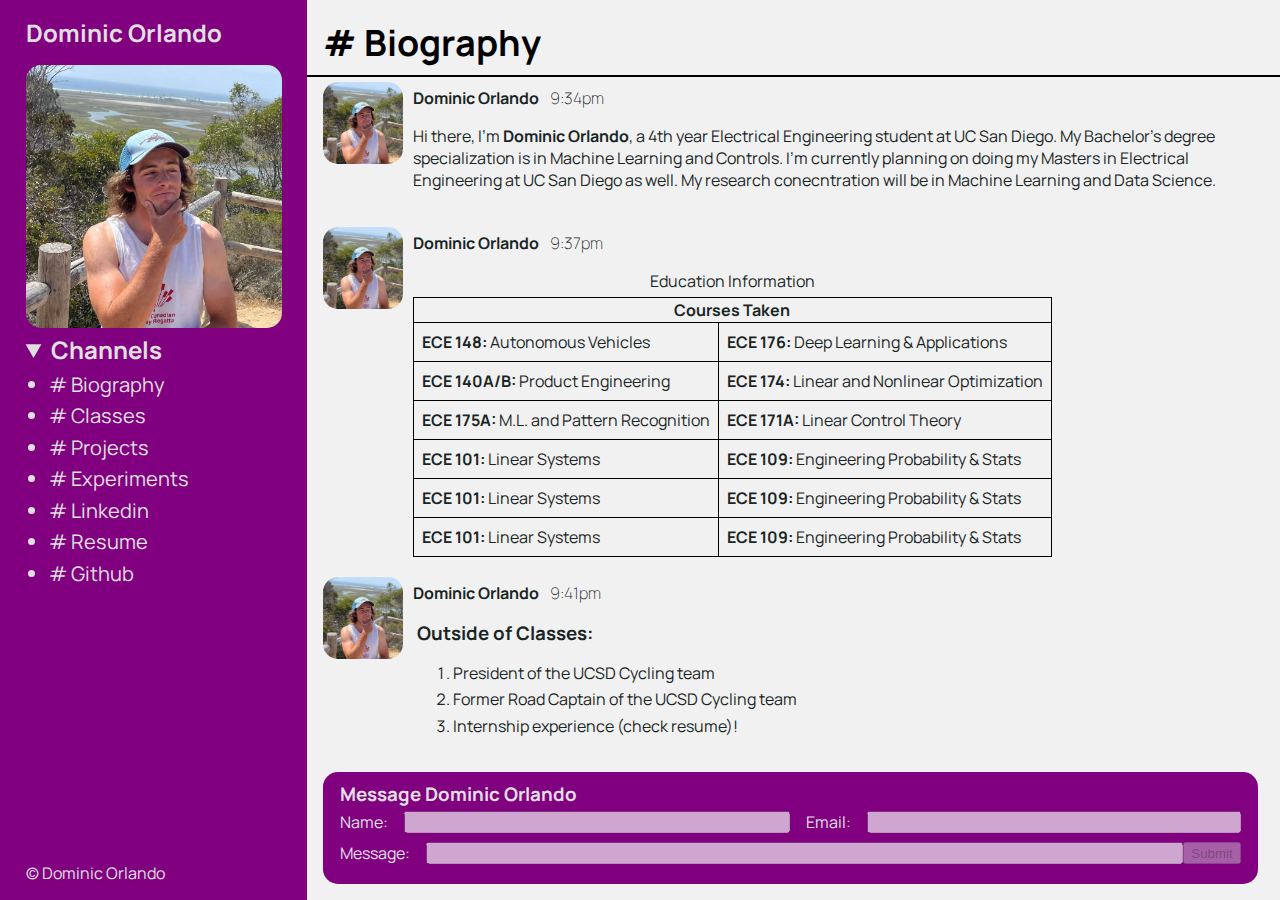
<file: index.html>
<!DOCTYPE html>
<html lang="en-US">
    <head>
        <title>Dominic Orlando</title>
        <meta charset="utf-8">
        <meta name="viewport" content="width=device-width, initial-scale=1">
        
        <!-- Google SEO Meta Tags -->
        <meta name="description" content="Author: Dominic Orlando, Illustrator: Dominic Orlando, Category: Website">
        <meta name="google-site-verification" content="+nxGUDJ4QpAZ5l9Bsjdi102tLVC21AIh5d1Nl23908vVuFHs34=">

        <!-- Use https:// except for images and css since I don't know how to do it for images or how to add
        a hash for css defined in style tag and not in external stylesheet-->
        <meta http-equiv="content-security-policy" 
            content="default-src https:; 
                     img-src http:; 
                     style-src 'self' 'unsafe-inline'; 
                     font-src http:;
                     script-src 'self' 'unsafe-inline';
                     connect-src 'self';
                     media-src http:;">

        <!-- Facebook SEO Meta Tags Sample -->
        <meta property="og:url" content="index.html">
        <meta property="og:type" content="article">
        <meta property="og:title" content="Dominic Orlando">
        <meta property="og:description" content="Portfolio Website">
        
        <meta name="robots" content="noindex nofollow">
        <link rel="icon" type="image/x-icon" href="assests/favicon.ico">
        <link rel="stylesheet" href="css/index.css" media="screen">
        <link rel="stylesheet" href="css/print.css" media="print">
        
        <style>
            @font-face {
                font-family: manrope;
                src: url(assests/fonts/Manrope-VariableFont_wght.ttf);
            }

            body {
                font-family: manrope, sans-serif;
            }
        </style>
    </head>
    <body>
        <div>
            <header>
                <section id="introduction">
                    <h1>Dominic Orlando</h1>
                    <picture title="Dominic Orlando">
                        <source srcset="assests/IMG_3740_cropped.webp 250w" type="image/webp" sizes="(max-width: 600px) 200px, 300px">
                        <img alt="Picture of Dominic Orlando" src="assests/IMG_3740_cropped.jpg" height="250" id="bio-picture">
                    </picture>
                </section>
                <section id="navigation">
                    <details open>
                        <summary><h2>Channels</h2></summary>
                        <nav>
                            <ul>
                                <li><a href="index.html"># Biography</a></li>
                                <li><a href="#classes"># Classes</a></li>
                                <li><a href="projects.html"># Projects</a></li>
                                <li><a href="experiments.html"># Experiments</a></li>
                                <li><a href="https://www.linkedin.com/in/dominic-orlando-/" target="_blank"># Linkedin</a></li>
                                <li><a href="/assests/Resume.pdf" target="_blank"># Resume</a></li>
                                <li><a href="https://github.com/dom500d" target="_blank"># Github</a></li>
                            </ul>
                        </nav>
                    </details>
                </section>
            </header>
            <footer>
                <p id="copyright">&copy; <a href="mailto:dorlando@ucsd.edu">Dominic Orlando</a></p>
            </footer>
        </div>
        <main>
            <section id="bio-section" aria-labelledby="page-header">
                <!-- Using an article below looks like i can't use the h2 to label the section. This is why I decided to use a div here.
                I could use a section but I feel like again I then can't use the heading to label the over-arching section here. -->
                <div id="nav-holder">
                    <details class="disabled">
                        <summary>
                            <h2 id="page-header"> # Biography </h2>
                        </summary>
                        <nav>
                            <ul>
                                <li><a href="index.html"># Biography</a></li>
                                <li><a href="index.html#classes"># Classes</a></li>
                                <li><a href="projects.html"># Projects</a></li>
                                <li><a href="experiments.html"># Experiments</a></li>
                                <li><a href="https://www.linkedin.com/in/dominic-orlando-/" target="_blank"># Linkedin</a></li>
                                <li><a href="/assests/Resume.pdf" target="_blank"># Resume</a></li>
                                <li><a href="https://github.com/dom500d" target="_blank"># Github</a></li>
                            </ul>
                        </nav>
                    </details>
                    <hr>
                </div>
                <article id="message-wrapper" aria-labelledby="messages-from-dominic">
                    <h3 class="visually-hidden" id="messages-from-dominic">Messages from Dominic</h3>
                    <div class="message">
                        <picture title="Dominic Orlando">
                            <source srcset="assests/IMG_3740_cropped.webp 250w" type="image/webp" sizes="(max-width: 600px) 200px, 300px">
                            <img alt="Picture of Dominic Orlando" src="assests/IMG_3740_cropped.jpg" height="250" class="message-pic">
                        </picture>
                        <div class="message-content-holder">
                            <p class="message-sender">Dominic Orlando <time datetime="2023-10-31 21:34:03">9:34pm</time></p>
                            <p class="message-content">
                                Hi there, I'm <strong>Dominic Orlando</strong>, a 4th year Electrical Engineering student at UC San Diego. My Bachelor's degree specialization is in
                                Machine Learning and Controls. I'm currently planning on doing my Masters in Electrical Engineering at UC San Diego as well. My research conecntration 
                                will be in Machine Learning and Data Science.
                            </p>
                        </div>
                    </div>
                    <div class="message">
                        <picture title="Dominic Orlando">
                            <source srcset="assests/IMG_3740_cropped.webp 250w" type="image/webp" sizes="(max-width: 600px) 200px, 300px">
                            <img alt="Picture of Dominic Orlando" src="assests/IMG_3740_cropped.jpg" height="250" class="message-pic">
                        </picture>
                        <div class="message-content-holder">
                            <p class="message-sender">Dominic Orlando <time datetime="2023-10-31 21:37:03">9:37pm</time></p>
                            <table id="classes" class="message-content">
                                <caption>
                                    Education Information
                                </caption>
                                <colgroup>
                                    <col span="1" class="left-side">
                                    <col span="1" class="right-side">
                                </colgroup>
                                <thead>
                                    <tr>
                                        <th colspan="2">Courses Taken</th>
                                    </tr>
                                </thead>
                                <tbody>
                                    <tr>
                                        <td>
                                            <a href="https://catalog.ucsd.edu/courses/ECE.html#ece148" target="_blank">
                                                <p class="bio-classes-link-p"><strong>ECE 148:</strong> Autonomous Vehicles</p>
                                            </a>
                                        </td>
                                        <td>
                                            <a href="https://catalog.ucsd.edu/courses/ECE.html#ece176" target="_blank">
                                                <p class="bio-classes-link-p"><strong>ECE 176:</strong> Deep Learning & Applications</p>
                                            </a>
                                        </td>
                                    </tr>
                                    <tr>
                                        <td>
                                            <a href="https://catalog.ucsd.edu/courses/ECE.html#ece176" target="_blank">
                                                <p class="bio-classes-link-p"><strong>ECE 140A/B:</strong> Product Engineering</p>
                                            </a>
                                        </td>
                                        <td>
                                            <a href="https://catalog.ucsd.edu/courses/ECE.html#ece174" target="_blank">
                                                <p class="bio-classes-link-p"><strong>ECE 174:</strong> Linear and Nonlinear Optimization</p>
                                            </a>
                                        </td>
                                    </tr>
                                    <tr>
                                        <td>
                                            <a href="https://catalog.ucsd.edu/courses/ECE.html#ece175a" target="_blank">
                                                <p class="bio-classes-link-p"><strong>ECE 175A:</strong> M.L. and Pattern Recognition</p>
                                            </a>
                                        </td>
                                        <td>
                                            <a href="https://catalog.ucsd.edu/courses/ECE.html#ece171a" target="_blank">
                                                <p class="bio-classes-link-p"><strong>ECE 171A:</strong> Linear Control Theory</p>
                                            </a>
                                        </td>
                                    </tr>
                                    <tr>
                                        <td>
                                            <a href="https://catalog.ucsd.edu/courses/ECE.html#ece101" target="_blank">
                                                <p class="bio-classes-link-p"><strong>ECE 101:</strong> Linear Systems</p>
                                            </a>
                                        </td>
                                        <td>
                                            <a href="https://catalog.ucsd.edu/courses/ECE.html#ece109" target="_blank">
                                                <p class="bio-classes-link-p"><strong>ECE 109:</strong> Engineering Probability & Stats</p>
                                            </a>
                                        </td>
                                    </tr>
                                    <tr>
                                        <td>
                                            <a href="https://catalog.ucsd.edu/courses/ECE.html#ece101" target="_blank">
                                                <p class="bio-classes-link-p"><strong>ECE 101:</strong> Linear Systems</p>
                                            </a>
                                        </td>
                                        <td>
                                            <a href="https://catalog.ucsd.edu/courses/ECE.html#ece109" target="_blank">
                                                <p class="bio-classes-link-p"><strong>ECE 109:</strong> Engineering Probability & Stats</p>
                                            </a>
                                        </td>
                                    </tr>
                                    <tr>
                                        <td>
                                            <a href="https://catalog.ucsd.edu/courses/ECE.html#ece101" target="_blank">
                                                <p class="bio-classes-link-p"><strong>ECE 101:</strong> Linear Systems</p>
                                            </a>
                                        </td>
                                        <td>
                                            <a href="https://catalog.ucsd.edu/courses/ECE.html#ece109" target="_blank">
                                                <p class="bio-classes-link-p"><strong>ECE 109:</strong> Engineering Probability & Stats</p>
                                            </a>
                                        </td>
                                    </tr>
                                </tbody>
                            </table>
                        </div>
                    </div>
                    <div class="message">
                        <picture title="Dominic Orlando">
                            <source srcset="assests/IMG_3740_cropped.webp 250w" type="image/webp" sizes="(max-width: 600px) 200px, 300px">
                            <img alt="Picture of Dominic Orlando" src="assests/IMG_3740_cropped.jpg" height="250" class="message-pic">
                        </picture>
                        <div class="message-content-holder">
                            <p class="message-sender">Dominic Orlando <time datetime="2023-10-31 21:41:03">9:41pm</time></p>
                            <aside class="message-content">
                                <h3>Outside of Classes: </h3>
                                <ol>
                                    <li>President of the UCSD Cycling team</li>
                                    <li>Former Road Captain of the UCSD Cycling team</li>
                                    <li>Internship experience (check resume)!</li>
                                </ol>
                            </aside>
                        </div>
                    </div>
                    <div class="message">
                        <picture title="Dominic Orlando">
                            <source srcset="assests/IMG_3740_cropped.webp 250w" type="image/webp" sizes="(max-width: 600px) 200px, 300px">
                            <img alt="Picture of Dominic Orlando" src="assests/IMG_3740_cropped.jpg" height="250" class="message-pic">
                        </picture>
                        <div class="message-content-holder">
                            <p class="message-sender">Dominic Orlando <time datetime="2023-10-31 21:45:03">9:45pm</time></p>
                            <p class="message-content">
                                Hi there, I'm <strong>Dominic Orlando</strong>, a 4th year Electrical Engineering student at UC San Diego. My Bachelor's degree specialization is in
                                Machine Learning and Controls. I'm currently planning on doing my Masters in Electrical Engineering at UC San Diego as well. My research conecntration 
                                will be in Machine Learning and Data Science.
                            </p>
                        </div>
                    </div>  
                    <div class="message">
                        <picture title="Dominic Orlando">
                            <source srcset="assests/IMG_3740_cropped.webp 250w" type="image/webp" sizes="(max-width: 600px) 200px, 300px">
                            <img alt="Picture of Dominic Orlando" src="assests/IMG_3740_cropped.jpg" height="250" class="message-pic">
                        </picture>
                        <div class="message-content-holder">
                            <p class="message-sender">Dominic Orlando <time datetime="2023-10-31 21:45:03">9:45pm</time></p>
                            <p class="message-content">
                                <a href="https://jigsaw.w3.org/css-validator/check/referer" target="_blank">
                                    <img style="border:0;width:88px;height:31px;border-radius:0" 
                                        src="assests/funny-w3c-css-validation.gif"
                                        alt="Valid CSS!">
                                </a>
                            </p>
                        </div>
                    </div>
                </article>
                <section id="contact-me" aria-labelledby="contact-header">
                    <form action="index.html" method="get" id="contact-form">
                        <h3 id="contact-header">Message Dominic Orlando</h3>
                        <div id="form-name-email">
                            <div class="form-name-email-wrapper">
                                <label id="contact-form-name-label" for="contact-form-name">Name: </label>
                                <input id="contact-form-name" name="name" type="text" required disabled>
                            </div>
                            <div class="form-name-email-wrapper">
                                <label id="contact-form-email-label" for="contact-form-email">Email: </label>
                                <input id="contact-form-email" name="email" type="email" required disabled>
                            </div>
                        </div>
                        <div id="form-message">
                            <label for="contact-form-message">Message: </label>
                            <input id="contact-form-message" name="message" type="text" required disabled>
                            <button type="submit" id="submit" disabled>Submit</button>
                        </div>
                    </form>
                </section> 
            </section>
        </main>
        <template>
            <div class="message">
                <picture>
                    <source srcset="https://thispersondoesnotexist.com/">
                    <img src="assests/no-picture.png" class="message-pic">
                </picture>
                <div class="message-content-holder">
                    <p class="message-sender"><time datetime="2023-10-31 21:34:03"></time></p>
                    <p class="message-content">
                    </p>
                </div>
            </div>
        </template>
    </body>
</html>
</file>
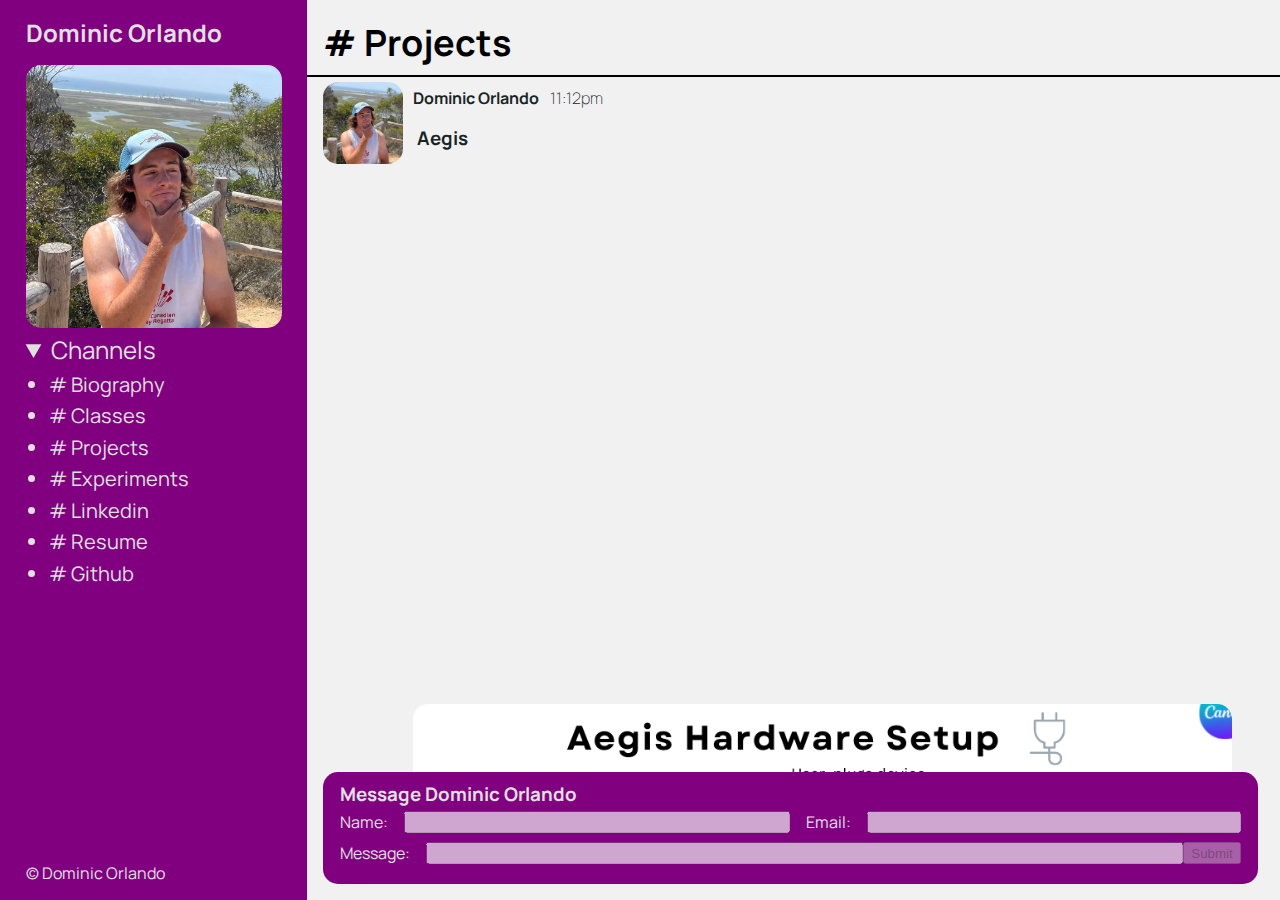
<file: projects.html>
<!DOCTYPE html>
<html lang="en">
    <head>
        <title>Dominic Orlando</title>
        <meta charset="utf-8">
        <meta name="viewport" content="width=device-width, initial-scale=1">
        
        <!-- Google SEO Meta Tags -->
        <meta name="description" content="Author: Dominic Orlando, Illustrator: Dominic Orlando, Category: Website">
        <meta name="google-site-verification" content="+nxGUDJ4QpAZ5l9Bsjdi102tLVC21AIh5d1Nl23908vVuFHs34=">

        <!-- Use https:// except for images and css since I don't know how to do it for images or how to add
        a hash for css defined in style tag and not in external stylesheet-->
        <meta http-equiv="content-security-policy" 
            content="default-src https:; 
                     img-src http:; 
                     style-src 'self' 'unsafe-inline'; 
                     font-src http:;
                     script-src 'self' 'unsafe-inline';
                     connect-src 'self';
                     media-src http:;">

        <!-- Facebook SEO Meta Tags Sample -->
        <meta property="og:url" content="index.html">
        <meta property="og:type" content="article">
        <meta property="og:title" content="Dominic Orlando">
        <meta property="og:description" content="Portfolio Website">
        
        <meta name="robots" content="noindex nofollow">
        <link rel="icon" type="image/x-icon" href="assests/favicon.ico">
        <link rel="stylesheet" href="css/index.css" media="screen">
        <link rel="stylesheet" href="css/print.css" media="print">
        
        <style>
            /* Testing out certain styles! */
            @font-face {
                font-family: manrope;
                src: url(assests/fonts/Manrope-VariableFont_wght.ttf);
            }

            body {
                font-family: manrope, sans-serif;
            }
          
        </style>
    </head>
    <body>
        <div>
            <header>
                <div id="introduction">
                    <h1>Dominic Orlando</h1>
                    <picture title="Dominic Orlando">
                        <source srcset="assests/IMG_3740_cropped.webp 250w" type="image/webp" sizes="(max-width: 600px) 200px, 300px">
                        <img alt="Picture of Dominic Orlando" src="assests/IMG_3740_cropped.jpg" height="250" id="bio-picture">
                    </picture>
                </div>
                <div id="navigation">
                    <details open>
                        <summary>Channels</summary>
                        <nav>
                            <ul>
                                <li><a href="index.html"># Biography</a></li>
                                <li><a href="index.html#classes"># Classes</a></li>
                                <li><a href="projects.html"># Projects</a></li>
                                <li><a href="experiments.html"># Experiments</a></li>
                                <li><a href="https://www.linkedin.com/in/dominic-orlando-/" target="_blank"># Linkedin</a></li>
                                <li><a href="/assests/Resume.pdf" target="_blank"># Resume</a></li>
                                <li><a href="https://github.com/dom500d" target="_blank"># Github</a></li>
                            </ul>
                        </nav>
                    </details>
                </div>
            </header>
            <footer>
                <p id="copyright">&copy; <a href="mailto:dorlando@ucsd.edu">Dominic Orlando</a></p>
            </footer>
        </div>
        <main id="right-side">
            <section id="bio-section" aria-labelledby="page-header">
                <!-- Using an article below looks like i can't use the h2 to label the section. This is why I decided to use a div here.
                I could use a section but I feel like again I then can't use the heading to label the over-arching section here. -->
                <div id="nav-holder">
                    <details class="disabled">
                        <summary tabindex="-1">
                            <h2 id="page-header"> # Projects </h2>
                        </summary>
                        <nav>
                            <ul>
                                <li><a href="index.html"># Biography</a></li>
                                <li><a href="index.html#classes"># Classes</a></li>
                                <li><a href="projects.html"># Projects</a></li>
                                <li><a href="experiments.html"># Experiments</a></li>
                                <li><a href="https://www.linkedin.com/in/dominic-orlando-/" target="_blank"># Linkedin</a></li>
                                <li><a href="/assests/Resume.pdf" target="_blank"># Resume</a></li>
                                <li><a href="https://github.com/dom500d" target="_blank"># Github</a></li>
                            </ul>
                        </nav>
                    </details>
                    <hr>
                </div>
                <article id="message-wrapper" aria-labelledby="messages-from-dominic">
                    <h3 class="visually-hidden" id="messages-from-dominic">Messages from Dominic</h3>
                    <div class="message">
                        <picture title="Dominic Orlando">
                            <source srcset="assests/IMG_3740_cropped.webp 250w" type="image/webp" sizes="(max-width: 600px) 200px, 300px">
                            <img alt="Picture of Dominic Orlando" src="assests/IMG_3740_cropped.jpg" height="250" class="message-pic">
                        </picture>
                        <div class="message-content-holder">
                            <p class="message-sender">Dominic Orlando <time datetime="2023-10-31 23:12:52">11:12pm</time></p>
                            <article class="message-content" aria-labelledby="aegis">
                                <h3 class="project-heading" id="aegis">Aegis</h3>
                                <iframe 
                                    width="560" 
                                    height="315" 
                                    src="https://www.youtube.com/embed/niIIZu8sXBk?si=FEQf9YUhk7LXYjef" 
                                    title="YouTube video player" 
                                    allowfullscreen>
                                </iframe>
                                <figure>
                                    <img src="assests/aegis-hardware.png" width="300" data-info="picture">
                                    <figcaption>Hardware Setup for Aegis</figcaption>
                                </figure>
                            </article>
                        </div>
                    </div>
                    <div class="message">
                        <picture title="Dominic Orlando">
                            <source srcset="assests/IMG_3740_cropped.webp 250w" type="image/webp" sizes="(max-width: 600px) 200px, 300px">
                            <img alt="Picture of Dominic Orlando" src="assests/IMG_3740_cropped.jpg" height="250" class="message-pic">
                        </picture>
                        <div class="message-content-holder">
                            <p class="message-sender">Dominic Orlando <time datetime="2023-10-31 23:23:47">11:23pm</time></p>
                            <article class="message-content" aria-labelledby="project-cars">
                                <h3 class="project-heading" id="project-cars">Project Cars</h3>
                                <p class="project-info-description">
                                    This is my first project car, my 2002 BMW e46 325ci. 
                                    This car started off its 
                                    life as an automatic, but didn't stay
                                    that way for long once I got the car. 
                                </p>
                                <iframe 
                                    width="560" 
                                    height="315" 
                                    src="https://www.youtube.com/embed/rlOBfDDA1Ss?si=wedM7xbSyJlAEPog" 
                                    title="YouTube video player" 
                                    allowfullscreen>
                                </iframe>
                                <ul>
                                    <li>Manual swapped with a 5-speed from an e46
                                        <ul>
                                            <li>Lightened flywheel</li>
                                            <li>Stronger clutch and pressure plate</li>
                                        </ul>
                                    </li>
                                    <li>Custom exhaust header and downpipe</li>
                                    <li>GT35-clone turbocharger</li>
                                    <li>Electronic boost control</li>
                                    <li>Wideband O2 sensor</li>
                                    <li>Custom MS43 (ECU) tuning</li>
                                    <li>MAF from an Audi RS4</li>
                                    <li>M50 manifold conversion</li>
                                    <li>Freshly built engine
                                        <ul>
                                            <li>3.0L assembly</li>
                                            <li>New gaskets with a thicker headgasket with cutting rings</li>
                                        </ul>
                                    </li>
                                    <li>Welded differential for drifting (3.46 ratio)</li>
                                </ul>
                            </article>
                        </div>
                    </div>
                    <div class="message">
                        <picture title="Dominic Orlando">
                            <source srcset="assests/IMG_3740_cropped.webp 250w" type="image/webp" sizes="(max-width: 600px) 200px, 300px">
                            <img alt="Picture of Dominic Orlando" src="assests/IMG_3740_cropped.jpg" height="250" class="message-pic">
                        </picture>
                        <div class="message-content-holder">
                            <p class="message-sender">Dominic Orlando <time datetime="2023-10-31 23:34:15">11:34pm</time></p>
                            <article class="message-content" aria-labelledby="prosthetech">
                                <h3 class="project-heading" id="prosthetech">ProstheTech (HARD Hack)</h3>
                                <a href="https://github.com/ymorsi7/ProstheTech" target="_blank">
                                    <picture>
                                        <source srcset="assests/hard-hack-edited.webp 300w" type="image/webp" sizes="(max-width: 600px) 200px, 300px">
                                        <img    
                                            src="assests/hard-hack-edited.jpg" 
                                            alt="Dominic Orlando with his team after being overall runnerup at HARD Hack 2023, a UCSD student run Hackathon." 
                                            width="250"
                                            data-info="picture">
                                    </picture>
                                </a>
                            </article>
                        </div>
                    </div>
                    <div class="message">
                        <picture title="Dominic Orlando">
                            <source srcset="assests/IMG_3740_cropped.webp 250w" type="image/webp" sizes="(max-width: 600px) 200px, 300px">
                            <img alt="Picture of Dominic Orlando" src="assests/IMG_3740_cropped.jpg" height="250" class="message-pic">
                        </picture>
                        <div class="message-content-holder">
                            <p class="message-sender">Dominic Orlando <time datetime="2023-10-31 23:45:06">11:45pm</time></p>
                            <article class="message-content" aria-labelledby="website-project">
                                <h3 class="project-heading" id="website-project">Portfolio Website</h3>
                                <iframe
                                    src="https://dorlando.tech"
                                    title="Dominic Orlando's Portfolio Website at dorlando.tech"
                                    width="400"
                                    height="300"
                                    id="portfolio-website">
                                </iframe>
                            </article>
                        </div>
                    </div>
                    <div class="message">
                        <picture title="Dominic Orlando">
                            <source srcset="assests/IMG_3740_cropped.webp 250w" type="image/webp" sizes="(max-width: 600px) 200px, 300px">
                            <img alt="Picture of Dominic Orlando" src="assests/IMG_3740_cropped.jpg" height="250" class="message-pic">
                        </picture>
                        <div class="message-content-holder">
                            <p class="message-sender">Dominic Orlando <time datetime="2023-10-31 21:45:03">9:45pm</time></p>
                            <p class="message-content">
                                <a href="http://jigsaw.w3.org/css-validator/check/referer">
                                    <img style="border:0;width:88px;height:31px;border-radius:0"
                                        src="assests/funny-w3c-css-validation.gif"  
                                        alt="Valid CSS!">
                                </a>
                            </p>
                        </div>
                    </div>  
                </article>
                <section id="contact-me" aria-labelledby="contact-header">
                    <form action="index.html" method="get" id="contact-form">
                        <h3 id="contact-header">Message Dominic Orlando</h3>
                        <div id="form-name-email">
                            <div class="form-name-email-wrapper">
                                <label id="contact-form-name-label" for="contact-form-name">Name: </label>
                                <input id="contact-form-name" name="name" type="text" required disabled>
                            </div>
                            <div class="form-name-email-wrapper">
                                <label id="contact-form-email-label" for="contact-form-email">Email: </label>
                                <input id="contact-form-email" name="email" type="email" required disabled>
                            </div>
                        </div>
                        <div id="form-message">
                            <label for="contact-form-message">Message: </label>
                            <input id="contact-form-message" name="message" type="text" required disabled></input>
                            <button type="submit" disabled>Submit</button>
                        </div>
                    </form>
                </section> 
            </section>
        </main>
        <template>
            <div class="message">
                <picture>
                    <source>
                    <img>
                </picture>
                <div class="message-content-holder">
                    <p class="message-sender"><time datetime="2023-10-31 21:34:03"></time></p>
                    <p class="message-content">
                    </p>
                </div>
                
            </div>
        </template>
    </body>
</html>
</file>
<file: css/index.css>
@import url(vars.css);

@keyframes sweep {
    0%    {opacity: 0; margin-left: -10px}
    100%  {opacity: 1; margin-left: 0px}
}

html {
    height: -webkit-fill-avaiable;
    & body {
        width: 100vw;
        height: 100vh;
        min-height: -webkit-fill-available;
        margin: 0;
        padding: 0;
        display: flex;
        flex-direction: row;
        flex-wrap: wrap;
        color: var(--text-color);
        overflow-x: hidden;
        overflow-y: hidden;

        & > div {
            width: 24vw;
            height: 100vh;
            background-color: var(--left-color, blue);
            color: var(--left-text-color);
            --nested-color-demo: rgb(45, 215, 68);

            & > * {
                margin-left: 2vw;
                margin-right: 2vw;
            }

            & #experiment-page li {
                color: black;
                &:nth-child(1) {
                    background-color: color-mix(in srgb, var(--nested-color-demo) 0%, white);
                }

                &:nth-child(2) {
                    background-color: color-mix(in srgb, var(--nested-color-demo) 14.2%, white);
                }

                &:nth-child(3) {
                    background-color: color-mix(in srgb, var(--nested-color-demo) 28.6%, white);
                }

                &:nth-child(4) {
                    background-color: color-mix(in srgb, var(--nested-color-demo) 42.9%, white);
                }  

                &:nth-child(5) {
                    background-color: color-mix(in srgb, var(--nested-color-demo) 57.1%, white);
                }

                &:nth-child(6) {
                    background-color: color-mix(in srgb, var(--nested-color-demo) 71.4%, white);
                }

                &:nth-child(7) {
                    background-color: color-mix(in srgb, var(--nested-color-demo) 85.7%, white);
                }
            }
        }

        & main {
            flex: 1;
            height: 100vh;
            background-color: var(--right-color);
            color: var(--right-text-color);

            & section > article {
                height: calc(100vh - 10rem);
                display: flex;
                flex-direction: column;
                overflow-y: scroll;
                position: absolute;
                top: calc(2vh + 1vh + 0.2em + 3rem);

                & .message {
                    display: flex;
                    flex-wrap: wrap;
                    margin: 0 1rem 1rem 1rem;
                    background-color: var(--message-color);
                    border-radius: var(--border-radius);

                    &:last-child {
                        margin-bottom: 5rem;
                    }

                    & img {
                        margin-top: 0.25rem;
                        width: 5rem;
                        height: auto;
                    }

                    & div {
                        width: calc(100% - 5rem);

                        & > * {
                            margin-left: 0.6rem;
                        }

                        & .message-sender {
                            display: block;
                            margin-left: 0.6rem;
                            margin-top: 1vh;
                            font-weight: bold;
                        }
                        & article {
                            margin-top: 1vh;
                            margin-bottom: 1vh;
                        }
                    }
                }
            }
        }
    }
}

a {
    position: relative;
    text-decoration: none;
    color: inherit;
    &::after {
        content: '';
        position: absolute;
        bottom: 0;
        left: 0;
        width: 100%;
        height: 0.1em;
        background-color: var(--underline-color);
        opacity: 0;
        transition: opacity 300ms, transform 300ms;
    }

    &:hover::after {
        opacity: 1;
        transform: translate3d(0, 0.2em, 0);    
    }
}
 
footer {
    position: absolute;
    bottom: 1rem;

    & p {
        margin: 0;
    }
}

table {
    --link-color: black;
    & a::after {
        background-color: var(--link-color, rgb(95, 95, 95));
    }
}


time {
    padding-left: 0.5rem;
    font-weight: 100;
}

figure {
    margin: 0;
    padding: 0;
}

h1 {
    font-size: 1.5rem;
}

iframe {
    border: none;
    width: calc(100% - 2rem);
    height: 60vh;
}

video {
    width: calc(100% - 2rem);
}

li {
    margin-top: 0.5vh;
}

hr {
    border-style: solid;
    border-color: var(--page-header, gray);
    border-width: 0.1em;
    margin: 0;
}

img {
    border-radius: var(--border-radius);
}

details {
    font-size: var(--nav-font-size, 1rem);

    & summary {
        & h2 {
            margin: 0;
            display: inline;
        }
        &:hover {
            cursor: pointer;
        }
    }
}

details.disabled summary {
    pointer-events: none;
    user-select: none;
    display: block;
}

nav {
    font-size: 1.25rem;
}

ul {
    margin: 0;
    padding-left: 23px;
}

table {
    border-collapse:collapse;
    border:1px solid #000000;

    & td {
        padding: 0.5rem;
        border: 1px solid #000000;
    }

    & caption {
        margin-bottom: 0.5vh;
    }
}

label {
    margin-right: 1vw;
    margin-left: 1vw;
}

form h2 {
    padding: 0;
    margin: 0;
}

header section details summary h2 {
    font-size: 1.5rem;
}

#navigation {
    height: 40vh;
    font-size: 1.25rem;
}

#page-header {
    color: var(--page-header, rgb(1, 1, 1));
    margin-left: 1rem;
    margin-right: 1rem;
}

#bio-picture {
    width: 20vw;
    height: auto;
}

#contact-form {
    display: flex;
    flex-direction: column;
    flex-wrap: nowrap;
}

#contact-me {
    box-sizing: border-box;
    position: absolute;
    margin-left: 1rem;
    margin-right: 1rem;
    color: var(--left-text-color);
    bottom: 1rem;
    width: 73vw;
    background-color: var(--left-color);
    border-radius: var(--border-radius);
    height: 7rem;
    padding: 1vh 1vw;
}

#contact-form-name {
    flex: 1;
    min-width: 1rem;
}

#contact-form-email {
    flex: 1;
    min-width: 1rem;

}

#contact-form-email-label {
    margin-left: 1rem;
}
#contact-form-message {
    flex: 1;
}

#form-name-email {
    flex: 1;
    display: flex;
    margin-left: 0.25rem;
    margin-right: 0.25rem;
}

#form-message {
    display:flex;
    flex: 1;
    height: 3vh;
    margin-top: 1vh;
    margin-left: 0.25rem;
    margin-right: 0.25rem;
}

.form-name-email-wrapper {
    display: flex;
    flex: 1;
}

#contact-form-message {
    min-width: 0.25rem;
}

#portfolio-website {
    width: 100%;
    height: 80vh;
}

#hackathon-picture {
    width: 70%;
    height: auto;
}

.bio-classes-link-p {
    display: inline;
    margin-top: 2rem;
    margin-bottom: 2rem;
}

img[data-info="picture"] {
    width: calc(100% - 2rem) !important;
}

.visually-hidden {
    display: none;
}

h3 {
    margin: 0;
    margin-left: 0.25rem;
    padding: 0;
    margin-bottom: 0.25rem;
}

label {
    margin: 0;
    margin-right: 1rem;
}

main section details {
    margin-top: 2vh;
    margin-bottom: 1vh;
    height: 3rem;
}

@media screen and (max-width: 970px) {
    h1 {
        font-size: 1.25rem;
    }
}

@media screen and (max-width: 810px){
    body > div {
        display: none;
    }
    
    #contact-me {
        width: calc(100% - 2rem);
    }

    iframe {
        width: 100%;
    }

    main section div#nav-holder{
        width:100vw;
        height: calc(1vh + 2vh + 2em);

        .disabled {
            & nav {
                position:absolute;
                z-index: 100;
                background-color: var(--nav-background);
                width: calc(100vw - 1rem);
                padding-left: 1rem;
                padding-bottom: 0.5rem;
            }
            & summary {
                margin-left: 1rem;
                pointer-events: all;
                user-select: auto;
                display: list-item;
                &::marker {
                    content: '=';
                    content: '\2261';
                    font-size: 2.5rem;
                    /* :hover {
                        box-shadow: 60px -16px teal;
                    } */
                }
            }   
        }
    }

    main section div details[open] summary ~ * {
        animation: sweep 0.25s ease-in-out;
    }

    .message-content-holder > * {
        margin-left: 1rem;
    }
}

@media screen and (max-width: 600px) {
    #form-name-email {
        flex-direction: column;
        height: inherit;
    }

    #form-message {
        height: inherit;
        margin-top: 0.5rem;
    }

    #contact-me {
        height: 9rem;
    }

    #contact-form-email-label {
        margin-left: 0;
    }

    #message-wrapper {
        height: calc(100vh - 13rem);
        overflow-x: hidden;
        width: 100%;

        & .message:last-child {
            margin-bottom: 8rem;
        }
    }

    #form-name-email div:last-child {
        margin-top: 0.5rem;
    }
}

@media (color-gamut: p3) {
    body > div {
        background-color: color(display-p3 0.5 0.2 0.3) !important;
    }

    #contact-me {
        background-color: color(display-p3 0.5 0.2 0.3);
    }
}

@media (prefers-color-scheme: dark) {
    hr {
        border-color: white;
    }
    #page-header {
        color: white;
    }
    html body main {
        background-color: var(--dark-mode-background, gray);
        color: white;

        & section > article .message {
            background-color: var(--dark-mode-background, gray);
    
        }

        & table {
            border-color: white;
        
            & td {
                padding: 0.5rem;
                border-color: white;
            }
        
            & caption {
                margin-bottom: 0.5vh;
            }
        }
    }

}
</file>
<file: css/print.css>
body > div *:not(footer), #contact-me, iframe, img:not(img[data-info="picture"]) {
    display: none;
}

#message-wrapper {
    overflow-y: auto;
}

main section div#nav-holder details summary {
    pointer-events: none;
    user-select: none;

    &::marker {
        content: '';
    }
}
</file>
